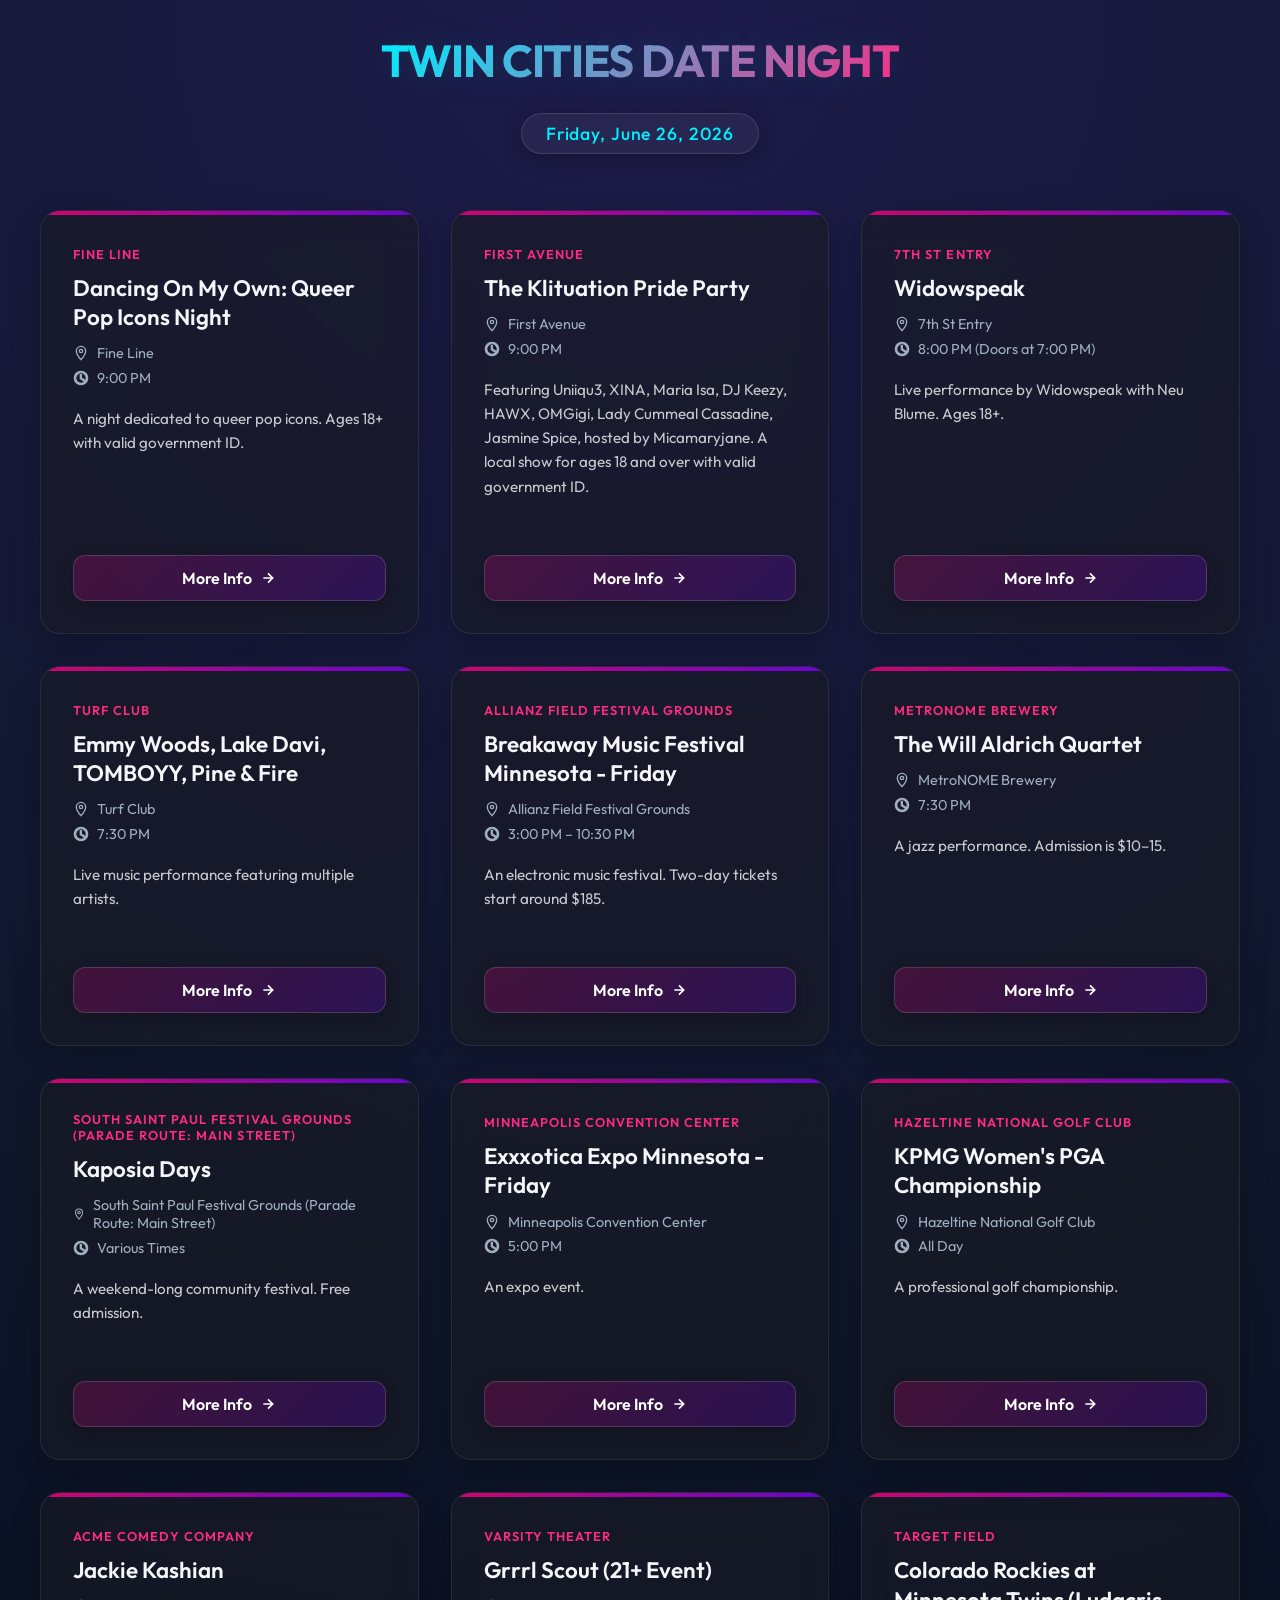
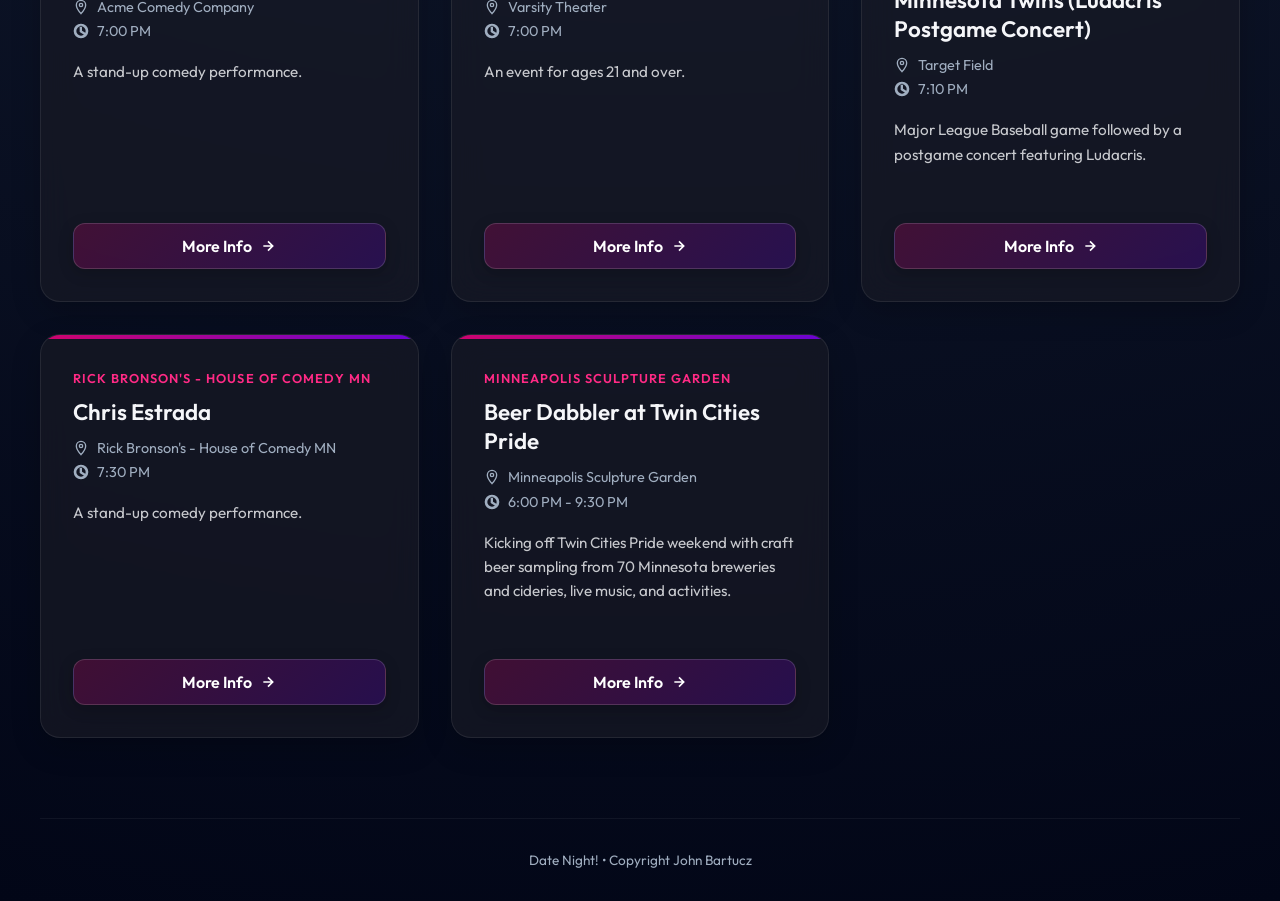
<file: datenight.20260626.html>
<!DOCTYPE html>
<html lang="en">
<head>
    <meta charset="UTF-8">
    <meta name="viewport" content="width=device-width, initial-scale=1.0">
    <title>Twin Cities Date Night - Friday, June 26, 2026</title>
    <link rel="preconnect" href="https://fonts.googleapis.com">
    <link rel="preconnect" href="https://fonts.gstatic.com" crossorigin>
    <link href="https://fonts.googleapis.com/css2?family=Outfit:wght@300;400;500;600;700&display=swap" rel="stylesheet">
    <style>
        :root {
            --bg-color: #0b0c10;
            --card-bg: rgba(25, 27, 38, 0.65);
            --card-border: rgba(255, 255, 255, 0.08);
            --text-primary: #f5f6f9;
            --text-secondary: #a0aec0;
            --accent-glow: linear-gradient(135deg, #ff007f 0%, #7f00ff 100%);
            --accent-color: #bb86fc;
            --accent-hover: #cfb9fc;
            --neon-pink: #ff2a85;
            --neon-blue: #00f0ff;
        }

        * {
            box-sizing: border-box;
            margin: 0;
            padding: 0;
        }

        body {
            background: radial-gradient(circle at 50% 0%, #1e1b4b 0%, #0f172a 50%, #020617 100%);
            color: var(--text-primary);
            font-family: 'Outfit', sans-serif;
            min-height: 100vh;
            padding: 2rem 1.5rem;
            display: flex;
            flex-direction: column;
            align-items: center;
        }

        .container {
            max-width: 1200px;
            width: 100%;
        }

        header {
            text-align: center;
            margin-bottom: 3.5rem;
            position: relative;
        }

        .logo-area {
            display: inline-flex;
            flex-direction: column;
            align-items: center;
            gap: 0.5rem;
        }

        h1 {
            font-size: 2.8rem;
            font-weight: 700;
            background: linear-gradient(135deg, var(--neon-blue) 0%, var(--neon-pink) 100%);
            -webkit-background-clip: text;
            -webkit-text-fill-color: transparent;
            letter-spacing: -0.03em;
            text-transform: uppercase;
            text-shadow: 0 0 40px rgba(0, 240, 255, 0.15);
        }

        .date-badge {
            background: rgba(255, 255, 255, 0.05);
            border: 1px solid rgba(255, 255, 255, 0.12);
            padding: 0.5rem 1.5rem;
            border-radius: 9999px;
            font-weight: 500;
            font-size: 1.1rem;
            color: var(--neon-blue);
            margin-top: 1rem;
            display: inline-block;
            box-shadow: 0 4px 20px rgba(0, 0, 0, 0.3);
            letter-spacing: 0.05em;
            backdrop-filter: blur(8px);
        }

        .events-grid {
            display: grid;
            grid-template-columns: repeat(auto-fill, minmax(340px, 1fr));
            gap: 2rem;
            width: 100%;
        }

        .event-card {
            background: var(--card-bg);
            border: 1px solid var(--card-border);
            border-radius: 20px;
            padding: 2rem;
            display: flex;
            flex-direction: column;
            justify-content: space-between;
            position: relative;
            overflow: hidden;
            transition: all 0.4s cubic-bezier(0.175, 0.885, 0.32, 1.275);
            backdrop-filter: blur(16px);
            box-shadow: 0 10px 30px rgba(0, 0, 0, 0.2);
        }

        .event-card::before {
            content: '';
            position: absolute;
            top: 0;
            left: 0;
            width: 100%;
            height: 4px;
            background: var(--accent-glow);
            opacity: 0.8;
            transition: height 0.3s ease;
        }

        .event-card:hover {
            transform: translateY(-8px);
            border-color: rgba(255, 255, 255, 0.2);
            box-shadow: 0 20px 40px rgba(127, 0, 255, 0.15), 0 0 20px rgba(0, 240, 255, 0.1);
        }

        .event-card:hover::before {
            height: 6px;
        }

        .event-info-top {
            margin-bottom: 1.5rem;
        }

        .venue-tag {
            display: inline-block;
            font-size: 0.8rem;
            font-weight: 600;
            text-transform: uppercase;
            letter-spacing: 0.08em;
            color: var(--neon-pink);
            margin-bottom: 0.75rem;
        }

        .event-name {
            font-size: 1.4rem;
            font-weight: 600;
            line-height: 1.3;
            color: var(--text-primary);
            margin-bottom: 0.75rem;
        }

        .time-location {
            display: flex;
            flex-direction: column;
            gap: 0.4rem;
            font-size: 0.9rem;
            color: var(--text-secondary);
            margin-bottom: 1.25rem;
        }

        .time-location div {
            display: flex;
            align-items: center;
            gap: 0.5rem;
        }

        .time-location svg {
            width: 16px;
            height: 16px;
            fill: none;
            stroke: currentColor;
            stroke-width: 2;
        }

        .event-details {
            font-size: 0.95rem;
            line-height: 1.6;
            color: rgba(245, 246, 249, 0.8);
            margin-bottom: 2rem;
        }

        .action-button {
            display: inline-flex;
            align-items: center;
            justify-content: center;
            gap: 0.5rem;
            padding: 0.75rem 1.5rem;
            border-radius: 12px;
            font-weight: 600;
            text-decoration: none;
            color: #fff;
            background: linear-gradient(135deg, rgba(255, 0, 127, 0.2) 0%, rgba(127, 0, 255, 0.2) 100%);
            border: 1px solid rgba(255, 255, 255, 0.15);
            transition: all 0.3s ease;
            width: 100%;
            cursor: pointer;
            box-shadow: 0 4px 15px rgba(0, 0, 0, 0.2);
        }

        .action-button:hover {
            background: var(--accent-glow);
            border-color: transparent;
            box-shadow: 0 10px 25px rgba(127, 0, 255, 0.4);
            transform: translateY(-1px);
        }

        .action-button svg {
            width: 16px;
            height: 16px;
            fill: none;
            stroke: currentColor;
            stroke-width: 2.5;
            transition: transform 0.2s ease;
        }

        .action-button:hover svg {
            transform: translateX(4px);
        }

        .footer {
            margin-top: 5rem;
            text-align: center;
            font-size: 0.85rem;
            color: var(--text-secondary);
            border-top: 1px solid rgba(255, 255, 255, 0.05);
            padding-top: 2rem;
            width: 100%;
        }

        @media (max-width: 768px) {
            body {
                padding: 1.5rem 1rem;
            }
            h1 {
                font-size: 2.2rem;
            }
            .events-grid {
                grid-template-columns: 1fr;
            }
        }
    </style>
</head>
<body>
    <div class="container">
        <header>
            <div class="logo-area">
                <h1>Twin Cities Date Night</h1>
                <div class="date-badge">Friday, June 26, 2026</div>
            </div>
        </header>

        <div class="events-grid">
            
            <div class="event-card">
                <div class="event-info-top">
                    <span class="venue-tag">Fine Line</span>
                    <h2 class="event-name">Dancing On My Own: Queer Pop Icons Night</h2>
                    <div class="time-location">
                        <div>
                            <svg viewBox="0 0 24 24"><path d="M12 2C8.13 2 5 5.13 5 9c0 5.25 7 13 7 13s7-7.75 7-13c0-3.87-3.13-7-7-7zm0 9.5c-1.38 0-2.5-1.12-2.5-2.5s1.12-2.5 2.5-2.5 2.5 1.12 2.5 2.5-1.12 2.5-2.5 2.5z" stroke="currentColor" fill="none" stroke-width="2"/></svg>
                            <span>Fine Line</span>
                        </div>
                        <div>
                            <svg viewBox="0 0 24 24"><path d="M11.99 2C6.47 2 2 6.48 2 12s4.47 10 9.99 10C17.52 22 22 17.52 22 12S17.52 2 11.99 2zM12 20c-4.42 0-8-3.58-8-8s3.58-8 8-8 8 3.58 8 8-3.58 8-8 8zm.5-13H11v6l5.25 3.15.75-1.23-4.5-2.67z" stroke="currentColor" fill="none" stroke-width="2"/></svg>
                            <span>9:00 PM</span>
                        </div>
                    </div>
                    <p class="event-details">A night dedicated to queer pop icons. Ages 18+ with valid government ID.</p>
                </div>
                <a href="https://www.axs.com/events/500000/dancing-on-my-own-queer-pop-icons-night-tickets?skin=fineline" target="_blank" rel="noopener noreferrer" class="action-button">
                    <span>More Info</span>
                    <svg viewBox="0 0 24 24"><path d="M5 12h14M12 5l7 7-7 7" stroke="currentColor" fill="none" stroke-width="2.5"/></svg>
                </a>
            </div>
            
            <div class="event-card">
                <div class="event-info-top">
                    <span class="venue-tag">First Avenue</span>
                    <h2 class="event-name">The Klituation Pride Party</h2>
                    <div class="time-location">
                        <div>
                            <svg viewBox="0 0 24 24"><path d="M12 2C8.13 2 5 5.13 5 9c0 5.25 7 13 7 13s7-7.75 7-13c0-3.87-3.13-7-7-7zm0 9.5c-1.38 0-2.5-1.12-2.5-2.5s1.12-2.5 2.5-2.5 2.5 1.12 2.5 2.5-1.12 2.5-2.5 2.5z" stroke="currentColor" fill="none" stroke-width="2"/></svg>
                            <span>First Avenue</span>
                        </div>
                        <div>
                            <svg viewBox="0 0 24 24"><path d="M11.99 2C6.47 2 2 6.48 2 12s4.47 10 9.99 10C17.52 22 22 17.52 22 12S17.52 2 11.99 2zM12 20c-4.42 0-8-3.58-8-8s3.58-8 8-8 8 3.58 8 8-3.58 8-8 8zm.5-13H11v6l5.25 3.15.75-1.23-4.5-2.67z" stroke="currentColor" fill="none" stroke-width="2"/></svg>
                            <span>9:00 PM</span>
                        </div>
                    </div>
                    <p class="event-details">Featuring Uniiqu3, XINA, Maria Isa, DJ Keezy, HAWX, OMGigi, Lady Cummeal Cassadine, Jasmine Spice, hosted by Micamaryjane. A local show for ages 18 and over with valid government ID.</p>
                </div>
                <a href="https://www.axs.com/events/500000/the-klituation-pride-party-tickets?skin=firstavenue" target="_blank" rel="noopener noreferrer" class="action-button">
                    <span>More Info</span>
                    <svg viewBox="0 0 24 24"><path d="M5 12h14M12 5l7 7-7 7" stroke="currentColor" fill="none" stroke-width="2.5"/></svg>
                </a>
            </div>
            
            <div class="event-card">
                <div class="event-info-top">
                    <span class="venue-tag">7th St Entry</span>
                    <h2 class="event-name">Widowspeak</h2>
                    <div class="time-location">
                        <div>
                            <svg viewBox="0 0 24 24"><path d="M12 2C8.13 2 5 5.13 5 9c0 5.25 7 13 7 13s7-7.75 7-13c0-3.87-3.13-7-7-7zm0 9.5c-1.38 0-2.5-1.12-2.5-2.5s1.12-2.5 2.5-2.5 2.5 1.12 2.5 2.5-1.12 2.5-2.5 2.5z" stroke="currentColor" fill="none" stroke-width="2"/></svg>
                            <span>7th St Entry</span>
                        </div>
                        <div>
                            <svg viewBox="0 0 24 24"><path d="M11.99 2C6.47 2 2 6.48 2 12s4.47 10 9.99 10C17.52 22 22 17.52 22 12S17.52 2 11.99 2zM12 20c-4.42 0-8-3.58-8-8s3.58-8 8-8 8 3.58 8 8-3.58 8-8 8zm.5-13H11v6l5.25 3.15.75-1.23-4.5-2.67z" stroke="currentColor" fill="none" stroke-width="2"/></svg>
                            <span>8:00 PM (Doors at 7:00 PM)</span>
                        </div>
                    </div>
                    <p class="event-details">Live performance by Widowspeak with Neu Blume. Ages 18+.</p>
                </div>
                <a href="https://www.axs.com/events/500000/widowspeak-tickets?skin=7thstentry" target="_blank" rel="noopener noreferrer" class="action-button">
                    <span>More Info</span>
                    <svg viewBox="0 0 24 24"><path d="M5 12h14M12 5l7 7-7 7" stroke="currentColor" fill="none" stroke-width="2.5"/></svg>
                </a>
            </div>
            
            <div class="event-card">
                <div class="event-info-top">
                    <span class="venue-tag">Turf Club</span>
                    <h2 class="event-name">Emmy Woods, Lake Davi, TOMBOYY, Pine & Fire</h2>
                    <div class="time-location">
                        <div>
                            <svg viewBox="0 0 24 24"><path d="M12 2C8.13 2 5 5.13 5 9c0 5.25 7 13 7 13s7-7.75 7-13c0-3.87-3.13-7-7-7zm0 9.5c-1.38 0-2.5-1.12-2.5-2.5s1.12-2.5 2.5-2.5 2.5 1.12 2.5 2.5-1.12 2.5-2.5 2.5z" stroke="currentColor" fill="none" stroke-width="2"/></svg>
                            <span>Turf Club</span>
                        </div>
                        <div>
                            <svg viewBox="0 0 24 24"><path d="M11.99 2C6.47 2 2 6.48 2 12s4.47 10 9.99 10C17.52 22 22 17.52 22 12S17.52 2 11.99 2zM12 20c-4.42 0-8-3.58-8-8s3.58-8 8-8 8 3.58 8 8-3.58 8-8 8zm.5-13H11v6l5.25 3.15.75-1.23-4.5-2.67z" stroke="currentColor" fill="none" stroke-width="2"/></svg>
                            <span>7:30 PM</span>
                        </div>
                    </div>
                    <p class="event-details">Live music performance featuring multiple artists.</p>
                </div>
                <a href="https://www.axs.com/events/500000/emmy-woods-lake-davi-tomboyy-pine-fire-tickets?skin=turfclub" target="_blank" rel="noopener noreferrer" class="action-button">
                    <span>More Info</span>
                    <svg viewBox="0 0 24 24"><path d="M5 12h14M12 5l7 7-7 7" stroke="currentColor" fill="none" stroke-width="2.5"/></svg>
                </a>
            </div>
            
            <div class="event-card">
                <div class="event-info-top">
                    <span class="venue-tag">Allianz Field Festival Grounds</span>
                    <h2 class="event-name">Breakaway Music Festival Minnesota - Friday</h2>
                    <div class="time-location">
                        <div>
                            <svg viewBox="0 0 24 24"><path d="M12 2C8.13 2 5 5.13 5 9c0 5.25 7 13 7 13s7-7.75 7-13c0-3.87-3.13-7-7-7zm0 9.5c-1.38 0-2.5-1.12-2.5-2.5s1.12-2.5 2.5-2.5 2.5 1.12 2.5 2.5-1.12 2.5-2.5 2.5z" stroke="currentColor" fill="none" stroke-width="2"/></svg>
                            <span>Allianz Field Festival Grounds</span>
                        </div>
                        <div>
                            <svg viewBox="0 0 24 24"><path d="M11.99 2C6.47 2 2 6.48 2 12s4.47 10 9.99 10C17.52 22 22 17.52 22 12S17.52 2 11.99 2zM12 20c-4.42 0-8-3.58-8-8s3.58-8 8-8 8 3.58 8 8-3.58 8-8 8zm.5-13H11v6l5.25 3.15.75-1.23-4.5-2.67z" stroke="currentColor" fill="none" stroke-width="2"/></svg>
                            <span>3:00 PM – 10:30 PM</span>
                        </div>
                    </div>
                    <p class="event-details">An electronic music festival. Two-day tickets start around $185.</p>
                </div>
                <a href="https://www.breakawayfestival.com/minnesota/" target="_blank" rel="noopener noreferrer" class="action-button">
                    <span>More Info</span>
                    <svg viewBox="0 0 24 24"><path d="M5 12h14M12 5l7 7-7 7" stroke="currentColor" fill="none" stroke-width="2.5"/></svg>
                </a>
            </div>
            
            <div class="event-card">
                <div class="event-info-top">
                    <span class="venue-tag">MetroNOME Brewery</span>
                    <h2 class="event-name">The Will Aldrich Quartet</h2>
                    <div class="time-location">
                        <div>
                            <svg viewBox="0 0 24 24"><path d="M12 2C8.13 2 5 5.13 5 9c0 5.25 7 13 7 13s7-7.75 7-13c0-3.87-3.13-7-7-7zm0 9.5c-1.38 0-2.5-1.12-2.5-2.5s1.12-2.5 2.5-2.5 2.5 1.12 2.5 2.5-1.12 2.5-2.5 2.5z" stroke="currentColor" fill="none" stroke-width="2"/></svg>
                            <span>MetroNOME Brewery</span>
                        </div>
                        <div>
                            <svg viewBox="0 0 24 24"><path d="M11.99 2C6.47 2 2 6.48 2 12s4.47 10 9.99 10C17.52 22 22 17.52 22 12S17.52 2 11.99 2zM12 20c-4.42 0-8-3.58-8-8s3.58-8 8-8 8 3.58 8 8-3.58 8-8 8zm.5-13H11v6l5.25 3.15.75-1.23-4.5-2.67z" stroke="currentColor" fill="none" stroke-width="2"/></svg>
                            <span>7:30 PM</span>
                        </div>
                    </div>
                    <p class="event-details">A jazz performance. Admission is $10–15.</p>
                </div>
                <a href="https://www.metronomebrewery.com/" target="_blank" rel="noopener noreferrer" class="action-button">
                    <span>More Info</span>
                    <svg viewBox="0 0 24 24"><path d="M5 12h14M12 5l7 7-7 7" stroke="currentColor" fill="none" stroke-width="2.5"/></svg>
                </a>
            </div>
            
            <div class="event-card">
                <div class="event-info-top">
                    <span class="venue-tag">South Saint Paul Festival Grounds (Parade Route: Main Street)</span>
                    <h2 class="event-name">Kaposia Days</h2>
                    <div class="time-location">
                        <div>
                            <svg viewBox="0 0 24 24"><path d="M12 2C8.13 2 5 5.13 5 9c0 5.25 7 13 7 13s7-7.75 7-13c0-3.87-3.13-7-7-7zm0 9.5c-1.38 0-2.5-1.12-2.5-2.5s1.12-2.5 2.5-2.5 2.5 1.12 2.5 2.5-1.12 2.5-2.5 2.5z" stroke="currentColor" fill="none" stroke-width="2"/></svg>
                            <span>South Saint Paul Festival Grounds (Parade Route: Main Street)</span>
                        </div>
                        <div>
                            <svg viewBox="0 0 24 24"><path d="M11.99 2C6.47 2 2 6.48 2 12s4.47 10 9.99 10C17.52 22 22 17.52 22 12S17.52 2 11.99 2zM12 20c-4.42 0-8-3.58-8-8s3.58-8 8-8 8 3.58 8 8-3.58 8-8 8zm.5-13H11v6l5.25 3.15.75-1.23-4.5-2.67z" stroke="currentColor" fill="none" stroke-width="2"/></svg>
                            <span>Various Times</span>
                        </div>
                    </div>
                    <p class="event-details">A weekend-long community festival. Free admission.</p>
                </div>
                <a href="https://www.kaposiadays.com/" target="_blank" rel="noopener noreferrer" class="action-button">
                    <span>More Info</span>
                    <svg viewBox="0 0 24 24"><path d="M5 12h14M12 5l7 7-7 7" stroke="currentColor" fill="none" stroke-width="2.5"/></svg>
                </a>
            </div>
            
            <div class="event-card">
                <div class="event-info-top">
                    <span class="venue-tag">Minneapolis Convention Center</span>
                    <h2 class="event-name">Exxxotica Expo Minnesota - Friday</h2>
                    <div class="time-location">
                        <div>
                            <svg viewBox="0 0 24 24"><path d="M12 2C8.13 2 5 5.13 5 9c0 5.25 7 13 7 13s7-7.75 7-13c0-3.87-3.13-7-7-7zm0 9.5c-1.38 0-2.5-1.12-2.5-2.5s1.12-2.5 2.5-2.5 2.5 1.12 2.5 2.5-1.12 2.5-2.5 2.5z" stroke="currentColor" fill="none" stroke-width="2"/></svg>
                            <span>Minneapolis Convention Center</span>
                        </div>
                        <div>
                            <svg viewBox="0 0 24 24"><path d="M11.99 2C6.47 2 2 6.48 2 12s4.47 10 9.99 10C17.52 22 22 17.52 22 12S17.52 2 11.99 2zM12 20c-4.42 0-8-3.58-8-8s3.58-8 8-8 8 3.58 8 8-3.58 8-8 8zm.5-13H11v6l5.25 3.15.75-1.23-4.5-2.67z" stroke="currentColor" fill="none" stroke-width="2"/></svg>
                            <span>5:00 PM</span>
                        </div>
                    </div>
                    <p class="event-details">An expo event.</p>
                </div>
                <a href="https://www.axs.com/events/500000/exxxotica-expo-minnesota-friday-tickets?skin=mcc" target="_blank" rel="noopener noreferrer" class="action-button">
                    <span>More Info</span>
                    <svg viewBox="0 0 24 24"><path d="M5 12h14M12 5l7 7-7 7" stroke="currentColor" fill="none" stroke-width="2.5"/></svg>
                </a>
            </div>
            
            <div class="event-card">
                <div class="event-info-top">
                    <span class="venue-tag">Hazeltine National Golf Club</span>
                    <h2 class="event-name">KPMG Women's PGA Championship</h2>
                    <div class="time-location">
                        <div>
                            <svg viewBox="0 0 24 24"><path d="M12 2C8.13 2 5 5.13 5 9c0 5.25 7 13 7 13s7-7.75 7-13c0-3.87-3.13-7-7-7zm0 9.5c-1.38 0-2.5-1.12-2.5-2.5s1.12-2.5 2.5-2.5 2.5 1.12 2.5 2.5-1.12 2.5-2.5 2.5z" stroke="currentColor" fill="none" stroke-width="2"/></svg>
                            <span>Hazeltine National Golf Club</span>
                        </div>
                        <div>
                            <svg viewBox="0 0 24 24"><path d="M11.99 2C6.47 2 2 6.48 2 12s4.47 10 9.99 10C17.52 22 22 17.52 22 12S17.52 2 11.99 2zM12 20c-4.42 0-8-3.58-8-8s3.58-8 8-8 8 3.58 8 8-3.58 8-8 8zm.5-13H11v6l5.25 3.15.75-1.23-4.5-2.67z" stroke="currentColor" fill="none" stroke-width="2"/></svg>
                            <span>All Day</span>
                        </div>
                    </div>
                    <p class="event-details">A professional golf championship.</p>
                </div>
                <a href="https://www.axs.com/events/500000/kpmg-womens-pga-championship-tickets?skin=hazeltine" target="_blank" rel="noopener noreferrer" class="action-button">
                    <span>More Info</span>
                    <svg viewBox="0 0 24 24"><path d="M5 12h14M12 5l7 7-7 7" stroke="currentColor" fill="none" stroke-width="2.5"/></svg>
                </a>
            </div>
            
            <div class="event-card">
                <div class="event-info-top">
                    <span class="venue-tag">Acme Comedy Company</span>
                    <h2 class="event-name">Jackie Kashian</h2>
                    <div class="time-location">
                        <div>
                            <svg viewBox="0 0 24 24"><path d="M12 2C8.13 2 5 5.13 5 9c0 5.25 7 13 7 13s7-7.75 7-13c0-3.87-3.13-7-7-7zm0 9.5c-1.38 0-2.5-1.12-2.5-2.5s1.12-2.5 2.5-2.5 2.5 1.12 2.5 2.5-1.12 2.5-2.5 2.5z" stroke="currentColor" fill="none" stroke-width="2"/></svg>
                            <span>Acme Comedy Company</span>
                        </div>
                        <div>
                            <svg viewBox="0 0 24 24"><path d="M11.99 2C6.47 2 2 6.48 2 12s4.47 10 9.99 10C17.52 22 22 17.52 22 12S17.52 2 11.99 2zM12 20c-4.42 0-8-3.58-8-8s3.58-8 8-8 8 3.58 8 8-3.58 8-8 8zm.5-13H11v6l5.25 3.15.75-1.23-4.5-2.67z" stroke="currentColor" fill="none" stroke-width="2"/></svg>
                            <span>7:00 PM</span>
                        </div>
                    </div>
                    <p class="event-details">A stand-up comedy performance.</p>
                </div>
                <a href="https://www.axs.com/events/500000/jackie-kashian-tickets?skin=acmecomedy" target="_blank" rel="noopener noreferrer" class="action-button">
                    <span>More Info</span>
                    <svg viewBox="0 0 24 24"><path d="M5 12h14M12 5l7 7-7 7" stroke="currentColor" fill="none" stroke-width="2.5"/></svg>
                </a>
            </div>
            
            <div class="event-card">
                <div class="event-info-top">
                    <span class="venue-tag">Varsity Theater</span>
                    <h2 class="event-name">Grrrl Scout (21+ Event)</h2>
                    <div class="time-location">
                        <div>
                            <svg viewBox="0 0 24 24"><path d="M12 2C8.13 2 5 5.13 5 9c0 5.25 7 13 7 13s7-7.75 7-13c0-3.87-3.13-7-7-7zm0 9.5c-1.38 0-2.5-1.12-2.5-2.5s1.12-2.5 2.5-2.5 2.5 1.12 2.5 2.5-1.12 2.5-2.5 2.5z" stroke="currentColor" fill="none" stroke-width="2"/></svg>
                            <span>Varsity Theater</span>
                        </div>
                        <div>
                            <svg viewBox="0 0 24 24"><path d="M11.99 2C6.47 2 2 6.48 2 12s4.47 10 9.99 10C17.52 22 22 17.52 22 12S17.52 2 11.99 2zM12 20c-4.42 0-8-3.58-8-8s3.58-8 8-8 8 3.58 8 8-3.58 8-8 8zm.5-13H11v6l5.25 3.15.75-1.23-4.5-2.67z" stroke="currentColor" fill="none" stroke-width="2"/></svg>
                            <span>7:00 PM</span>
                        </div>
                    </div>
                    <p class="event-details">An event for ages 21 and over.</p>
                </div>
                <a href="https://www.axs.com/events/500000/grrrl-scout-tickets?skin=varsitytheater" target="_blank" rel="noopener noreferrer" class="action-button">
                    <span>More Info</span>
                    <svg viewBox="0 0 24 24"><path d="M5 12h14M12 5l7 7-7 7" stroke="currentColor" fill="none" stroke-width="2.5"/></svg>
                </a>
            </div>
            
            <div class="event-card">
                <div class="event-info-top">
                    <span class="venue-tag">Target Field</span>
                    <h2 class="event-name">Colorado Rockies at Minnesota Twins (Ludacris Postgame Concert)</h2>
                    <div class="time-location">
                        <div>
                            <svg viewBox="0 0 24 24"><path d="M12 2C8.13 2 5 5.13 5 9c0 5.25 7 13 7 13s7-7.75 7-13c0-3.87-3.13-7-7-7zm0 9.5c-1.38 0-2.5-1.12-2.5-2.5s1.12-2.5 2.5-2.5 2.5 1.12 2.5 2.5-1.12 2.5-2.5 2.5z" stroke="currentColor" fill="none" stroke-width="2"/></svg>
                            <span>Target Field</span>
                        </div>
                        <div>
                            <svg viewBox="0 0 24 24"><path d="M11.99 2C6.47 2 2 6.48 2 12s4.47 10 9.99 10C17.52 22 22 17.52 22 12S17.52 2 11.99 2zM12 20c-4.42 0-8-3.58-8-8s3.58-8 8-8 8 3.58 8 8-3.58 8-8 8zm.5-13H11v6l5.25 3.15.75-1.23-4.5-2.67z" stroke="currentColor" fill="none" stroke-width="2"/></svg>
                            <span>7:10 PM</span>
                        </div>
                    </div>
                    <p class="event-details">Major League Baseball game followed by a postgame concert featuring Ludacris.</p>
                </div>
                <a href="https://www.axs.com/events/500000/colorado-rockies-at-minnesota-twins-ludacris-postgame-concert-tickets?skin=targetfield" target="_blank" rel="noopener noreferrer" class="action-button">
                    <span>More Info</span>
                    <svg viewBox="0 0 24 24"><path d="M5 12h14M12 5l7 7-7 7" stroke="currentColor" fill="none" stroke-width="2.5"/></svg>
                </a>
            </div>
            
            <div class="event-card">
                <div class="event-info-top">
                    <span class="venue-tag">Rick Bronson's - House of Comedy MN</span>
                    <h2 class="event-name">Chris Estrada</h2>
                    <div class="time-location">
                        <div>
                            <svg viewBox="0 0 24 24"><path d="M12 2C8.13 2 5 5.13 5 9c0 5.25 7 13 7 13s7-7.75 7-13c0-3.87-3.13-7-7-7zm0 9.5c-1.38 0-2.5-1.12-2.5-2.5s1.12-2.5 2.5-2.5 2.5 1.12 2.5 2.5-1.12 2.5-2.5 2.5z" stroke="currentColor" fill="none" stroke-width="2"/></svg>
                            <span>Rick Bronson's - House of Comedy MN</span>
                        </div>
                        <div>
                            <svg viewBox="0 0 24 24"><path d="M11.99 2C6.47 2 2 6.48 2 12s4.47 10 9.99 10C17.52 22 22 17.52 22 12S17.52 2 11.99 2zM12 20c-4.42 0-8-3.58-8-8s3.58-8 8-8 8 3.58 8 8-3.58 8-8 8zm.5-13H11v6l5.25 3.15.75-1.23-4.5-2.67z" stroke="currentColor" fill="none" stroke-width="2"/></svg>
                            <span>7:30 PM</span>
                        </div>
                    </div>
                    <p class="event-details">A stand-up comedy performance.</p>
                </div>
                <a href="https://www.axs.com/events/500000/chris-estrada-tickets?skin=houseofcomedymn" target="_blank" rel="noopener noreferrer" class="action-button">
                    <span>More Info</span>
                    <svg viewBox="0 0 24 24"><path d="M5 12h14M12 5l7 7-7 7" stroke="currentColor" fill="none" stroke-width="2.5"/></svg>
                </a>
            </div>
            
            <div class="event-card">
                <div class="event-info-top">
                    <span class="venue-tag">Minneapolis Sculpture Garden</span>
                    <h2 class="event-name">Beer Dabbler at Twin Cities Pride</h2>
                    <div class="time-location">
                        <div>
                            <svg viewBox="0 0 24 24"><path d="M12 2C8.13 2 5 5.13 5 9c0 5.25 7 13 7 13s7-7.75 7-13c0-3.87-3.13-7-7-7zm0 9.5c-1.38 0-2.5-1.12-2.5-2.5s1.12-2.5 2.5-2.5 2.5 1.12 2.5 2.5-1.12 2.5-2.5 2.5z" stroke="currentColor" fill="none" stroke-width="2"/></svg>
                            <span>Minneapolis Sculpture Garden</span>
                        </div>
                        <div>
                            <svg viewBox="0 0 24 24"><path d="M11.99 2C6.47 2 2 6.48 2 12s4.47 10 9.99 10C17.52 22 22 17.52 22 12S17.52 2 11.99 2zM12 20c-4.42 0-8-3.58-8-8s3.58-8 8-8 8 3.58 8 8-3.58 8-8 8zm.5-13H11v6l5.25 3.15.75-1.23-4.5-2.67z" stroke="currentColor" fill="none" stroke-width="2"/></svg>
                            <span>6:00 PM - 9:30 PM</span>
                        </div>
                    </div>
                    <p class="event-details">Kicking off Twin Cities Pride weekend with craft beer sampling from 70 Minnesota breweries and cideries, live music, and activities.</p>
                </div>
                <a href="https://tcpride.org/" target="_blank" rel="noopener noreferrer" class="action-button">
                    <span>More Info</span>
                    <svg viewBox="0 0 24 24"><path d="M5 12h14M12 5l7 7-7 7" stroke="currentColor" fill="none" stroke-width="2.5"/></svg>
                </a>
            </div>
            
        </div>

        <footer class="footer">
            <p>Date Night! &bull; Copyright John Bartucz</p>
        </footer>
    </div>
</body>
</html>
</file>
